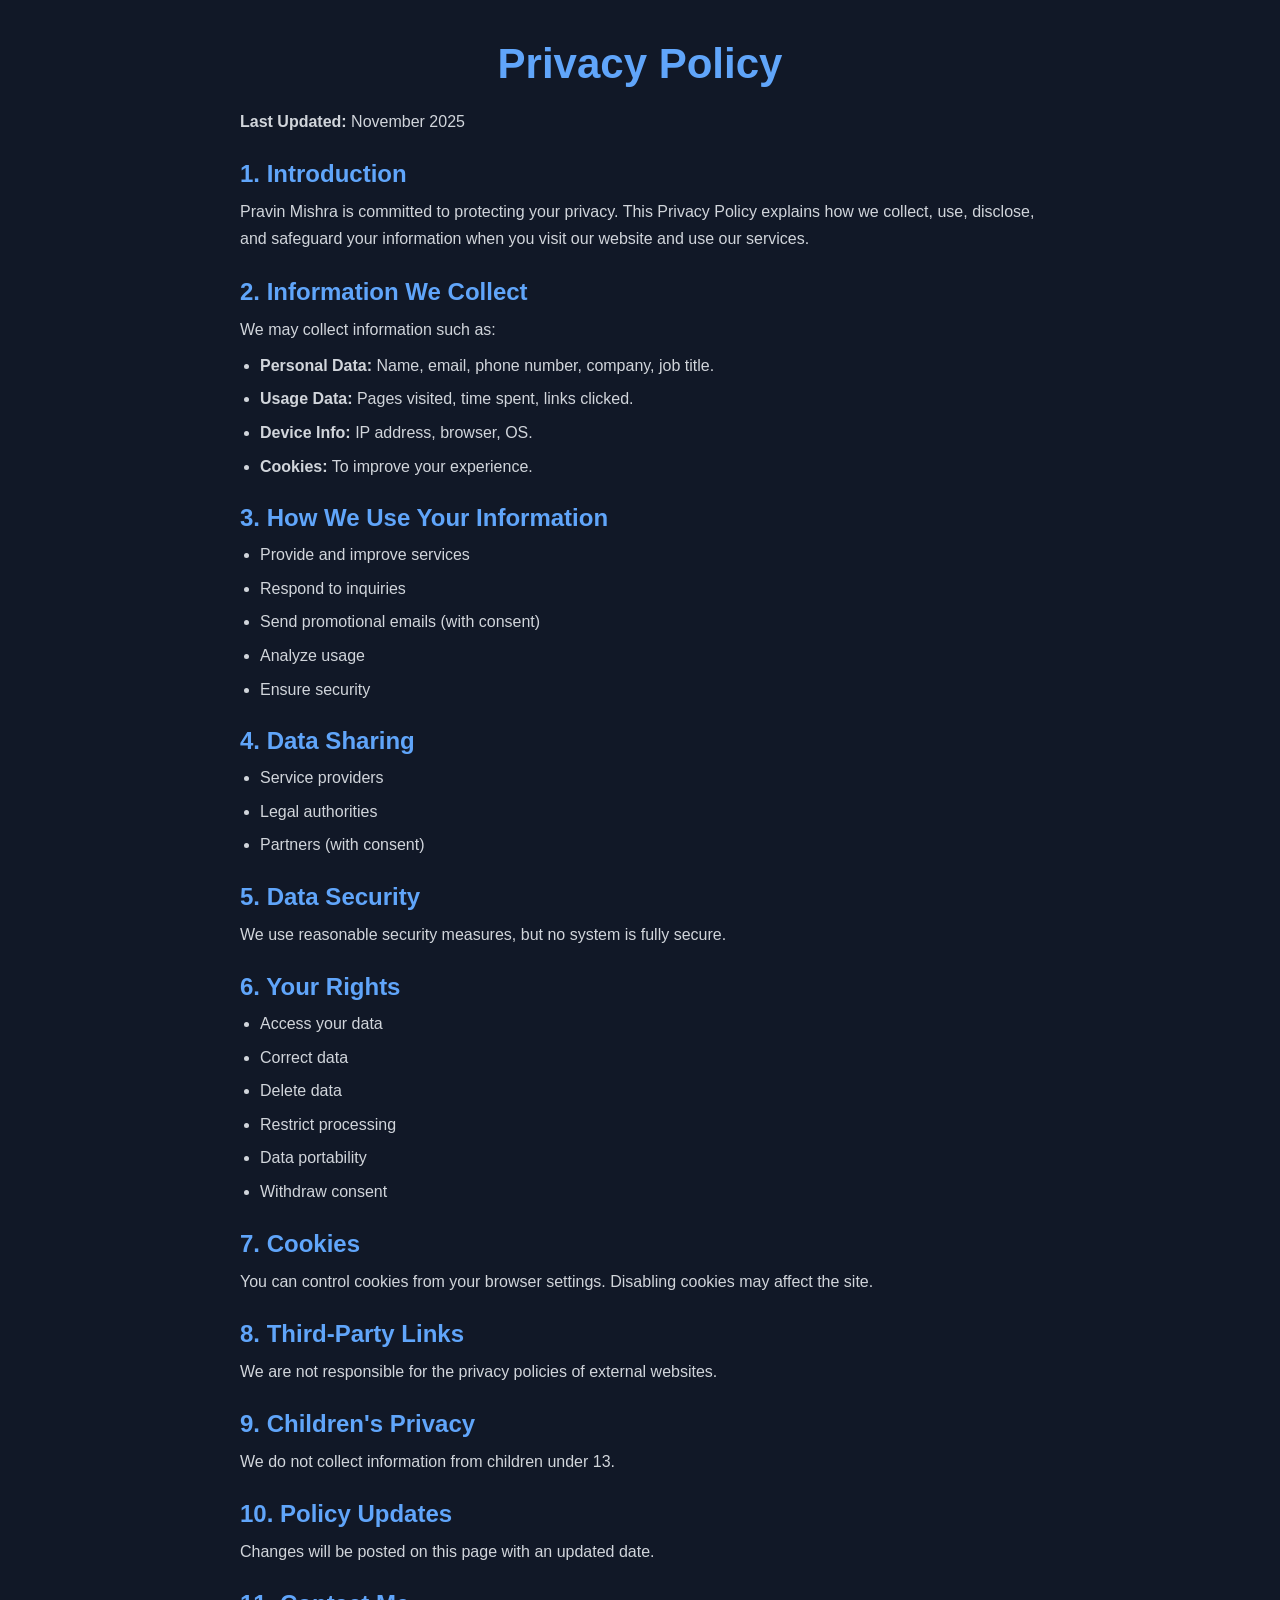
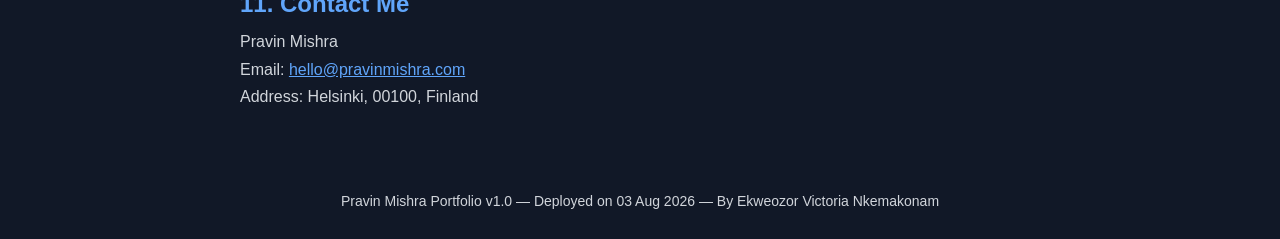
<file: privacy.html>
<!DOCTYPE html>
<html lang="en">
<head>
  <meta charset="UTF-8" />
  <meta name="viewport" content="width=device-width, initial-scale=1.0" />
  <title>Privacy Policy - Pravin Mishra</title>

  <style>
    * {
      margin: 0;
      padding: 0;
      box-sizing: border-box;
      font-family: Arial, Helvetica, sans-serif;
    }

    body {
      background: #111827;
      color: #f3f4f6;
    }

    .container {
      min-height: 100vh;
      padding: 40px 20px;
    }

    .content {
      max-width: 800px;
      margin: auto;
      animation: fadeUp 1s ease;
    }

    h1 {
      text-align: center;
      font-size: 42px;
      color: #60a5fa;
      margin-bottom: 20px;
    }

    h2 {
      font-size: 24px;
      color: #60a5fa;
      margin-bottom: 10px;
    }

    p {
      color: #d1d5db;
      line-height: 1.7;
      margin-bottom: 10px;
    }

    section {
      margin-bottom: 25px;
    }

    ul {
      margin-left: 20px;
      color: #d1d5db;
    }

    li {
      margin-bottom: 8px;
      line-height: 1.6;
    }

    a {
      color: #60a5fa;
      text-decoration: underline;
    }

    a:hover {
      color: #93c5fd;
    }

    .updated {
      margin-bottom: 25px;
    }

    @keyframes fadeUp {
      from {
        opacity: 0;
        transform: translateY(25px);
      }
      to {
        opacity: 1;
        transform: translateY(0);
      }
    }

    @media (max-width: 600px) {
      h1 {
        font-size: 32px;
      }
    }
  </style>
</head>

<body>
  <div class="container">
    <div class="content">

      <h1>Privacy Policy</h1>

      <p class="updated"><strong>Last Updated:</strong> November 2025</p>

      <section>
        <h2>1. Introduction</h2>
        <p>
          Pravin Mishra is committed to protecting your privacy. This Privacy Policy explains how we collect, use, disclose, and safeguard your information when you visit our website and use our services.
        </p>
      </section>

      <section>
        <h2>2. Information We Collect</h2>
        <p>We may collect information such as:</p>
        <ul>
          <li><strong>Personal Data:</strong> Name, email, phone number, company, job title.</li>
          <li><strong>Usage Data:</strong> Pages visited, time spent, links clicked.</li>
          <li><strong>Device Info:</strong> IP address, browser, OS.</li>
          <li><strong>Cookies:</strong> To improve your experience.</li>
        </ul>
      </section>

      <section>
        <h2>3. How We Use Your Information</h2>
        <ul>
          <li>Provide and improve services</li>
          <li>Respond to inquiries</li>
          <li>Send promotional emails (with consent)</li>
          <li>Analyze usage</li>
          <li>Ensure security</li>
        </ul>
      </section>

      <section>
        <h2>4. Data Sharing</h2>
        <ul>
          <li>Service providers</li>
          <li>Legal authorities</li>
          <li>Partners (with consent)</li>
        </ul>
      </section>

      <section>
        <h2>5. Data Security</h2>
        <p>
          We use reasonable security measures, but no system is fully secure.
        </p>
      </section>

      <section>
        <h2>6. Your Rights</h2>
        <ul>
          <li>Access your data</li>
          <li>Correct data</li>
          <li>Delete data</li>
          <li>Restrict processing</li>
          <li>Data portability</li>
          <li>Withdraw consent</li>
        </ul>
      </section>

      <section>
        <h2>7. Cookies</h2>
        <p>
          You can control cookies from your browser settings. Disabling cookies may affect the site.
        </p>
      </section>

      <section>
        <h2>8. Third-Party Links</h2>
        <p>
          We are not responsible for the privacy policies of external websites.
        </p>
      </section>

      <section>
        <h2>9. Children's Privacy</h2>
        <p>
          We do not collect information from children under 13.
        </p>
      </section>

      <section>
        <h2>10. Policy Updates</h2>
        <p>
          Changes will be posted on this page with an updated date.
        </p>
      </section>

      <section>
        <h2>11. Contact Me</h2>
        <p>
          Pravin Mishra<br />
          Email: <a href="mailto:hello@pravinmishra.com">hello@pravinmishra.com</a><br />
          Address: Helsinki, 00100, Finland
        </p>
      </section>

    </div>
  </div>
  <footer style="text-align:center; padding:15px; font-size:14px; color:#555;">
    <p>Pravin Mishra Portfolio v1.0 — Deployed on 03 Aug 2026 — By Ekweozor Victoria Nkemakonam</p>
  </footer>
</body>
</html>
</file>
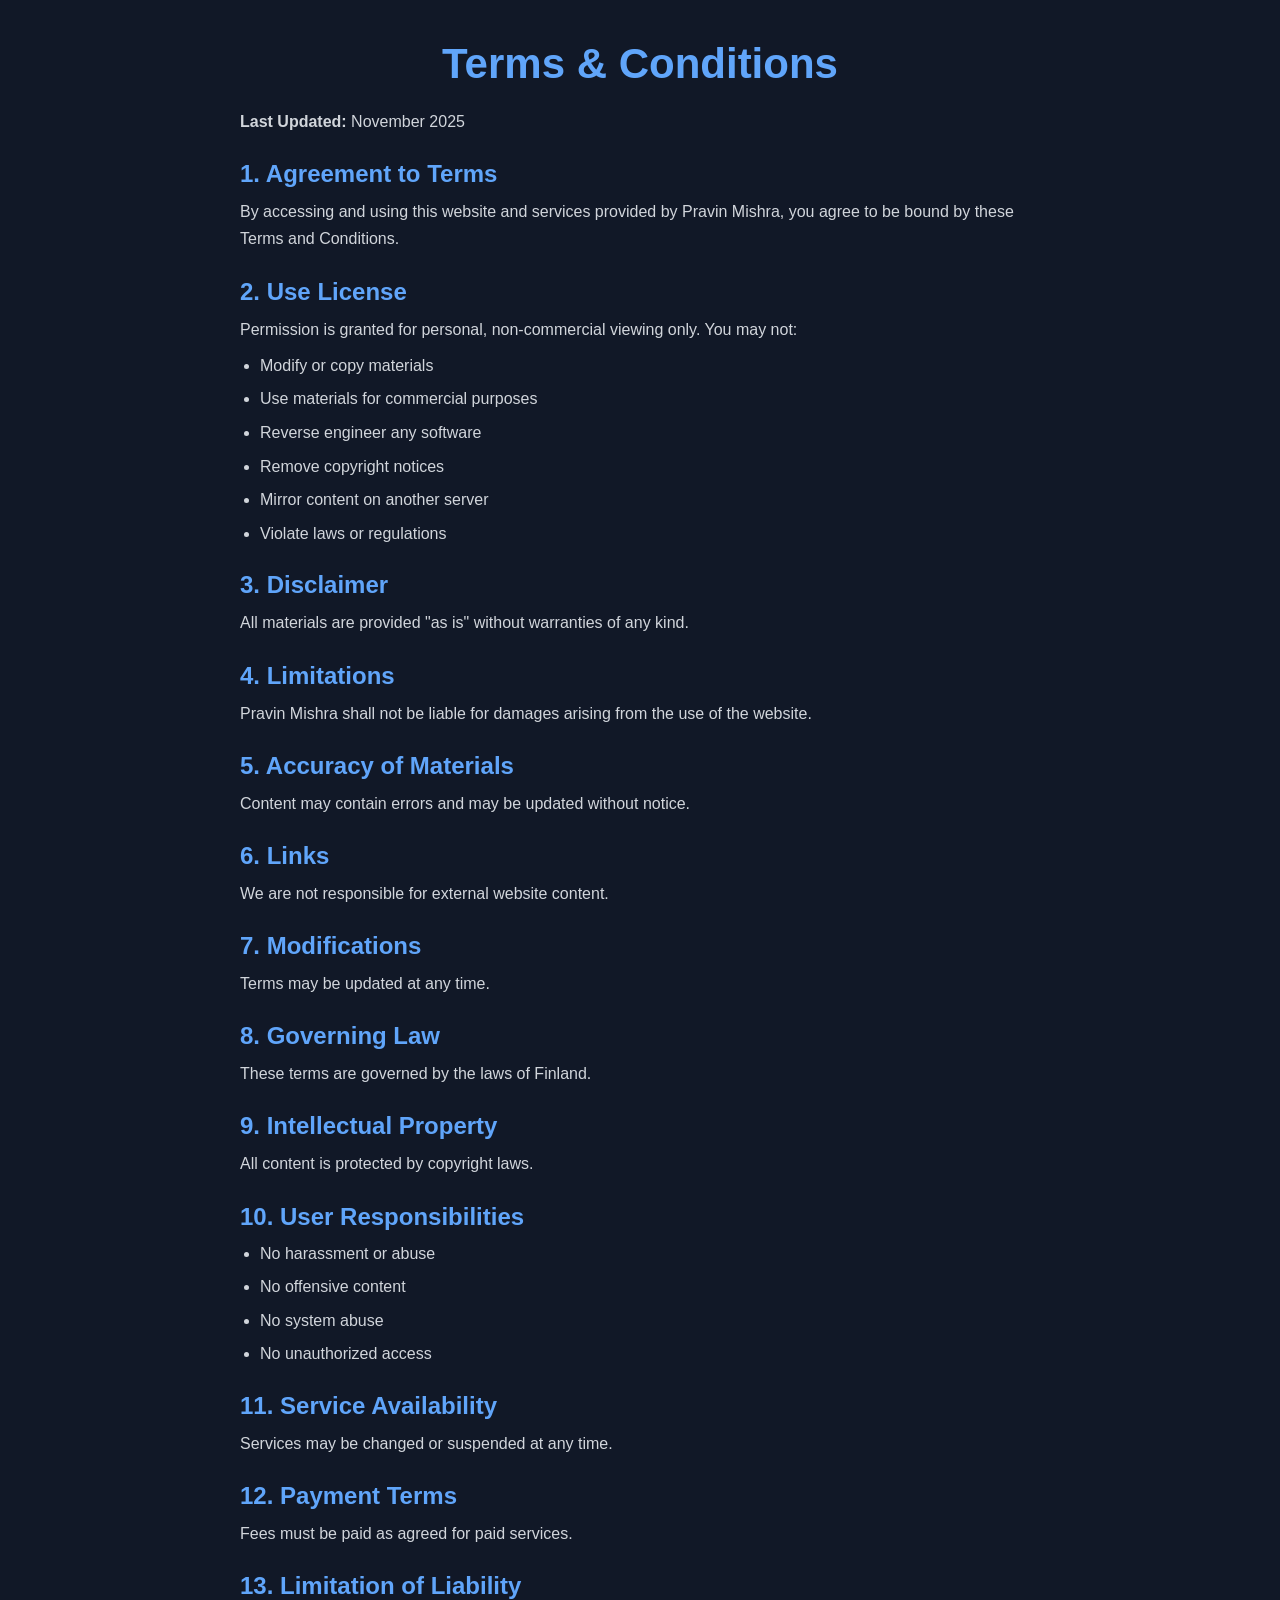
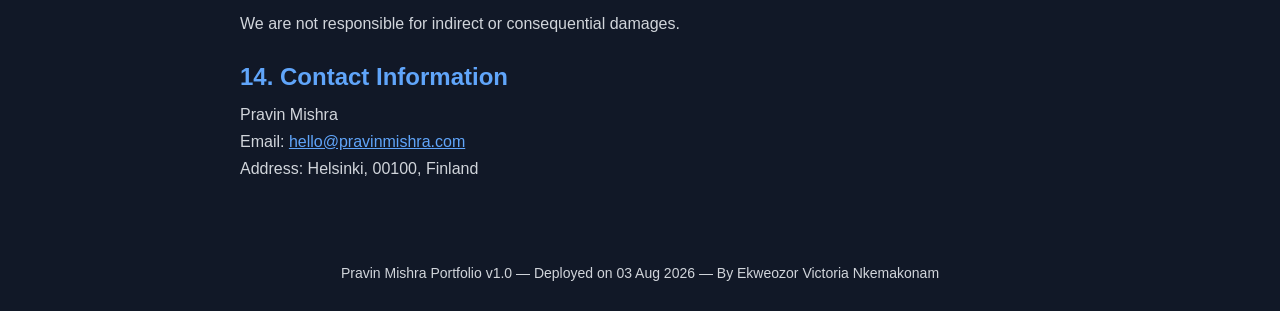
<file: terms.html>
<!DOCTYPE html>
<html lang="en">
<head>
  <meta charset="UTF-8" />
  <meta name="viewport" content="width=device-width, initial-scale=1.0" />
  <title>Terms & Conditions - Pravin Mishra</title>

  <style>
    * {
      margin: 0;
      padding: 0;
      box-sizing: border-box;
      font-family: Arial, Helvetica, sans-serif;
    }

    body {
      background: #111827;
      color: #f3f4f6;
    }

    .container {
      min-height: 100vh;
      padding: 40px 20px;
    }

    .content {
      max-width: 800px;
      margin: auto;
      animation: fadeUp 1s ease;
    }

    h1 {
      text-align: center;
      font-size: 42px;
      color: #60a5fa;
      margin-bottom: 20px;
    }

    h2 {
      font-size: 24px;
      color: #60a5fa;
      margin-bottom: 10px;
    }

    p {
      color: #d1d5db;
      line-height: 1.7;
      margin-bottom: 10px;
    }

    section {
      margin-bottom: 25px;
    }

    ul {
      margin-left: 20px;
      color: #d1d5db;
    }

    li {
      margin-bottom: 8px;
      line-height: 1.6;
    }

    a {
      color: #60a5fa;
      text-decoration: underline;
    }

    a:hover {
      color: #93c5fd;
    }

    .updated {
      margin-bottom: 25px;
    }

    @keyframes fadeUp {
      from {
        opacity: 0;
        transform: translateY(25px);
      }
      to {
        opacity: 1;
        transform: translateY(0);
      }
    }

    @media (max-width: 600px) {
      h1 {
        font-size: 32px;
      }
    }
  </style>
</head>

<body>
  <div class="container">
    <div class="content">

      <h1>Terms & Conditions</h1>

      <p class="updated"><strong>Last Updated:</strong> November 2025</p>

      <section>
        <h2>1. Agreement to Terms</h2>
        <p>
          By accessing and using this website and services provided by Pravin Mishra, you agree to be bound by these Terms and Conditions.
        </p>
      </section>

      <section>
        <h2>2. Use License</h2>
        <p>Permission is granted for personal, non-commercial viewing only. You may not:</p>
        <ul>
          <li>Modify or copy materials</li>
          <li>Use materials for commercial purposes</li>
          <li>Reverse engineer any software</li>
          <li>Remove copyright notices</li>
          <li>Mirror content on another server</li>
          <li>Violate laws or regulations</li>
        </ul>
      </section>

      <section>
        <h2>3. Disclaimer</h2>
        <p>
          All materials are provided "as is" without warranties of any kind.
        </p>
      </section>

      <section>
        <h2>4. Limitations</h2>
        <p>
          Pravin Mishra shall not be liable for damages arising from the use of the website.
        </p>
      </section>

      <section>
        <h2>5. Accuracy of Materials</h2>
        <p>
          Content may contain errors and may be updated without notice.
        </p>
      </section>

      <section>
        <h2>6. Links</h2>
        <p>
          We are not responsible for external website content.
        </p>
      </section>

      <section>
        <h2>7. Modifications</h2>
        <p>
          Terms may be updated at any time.
        </p>
      </section>

      <section>
        <h2>8. Governing Law</h2>
        <p>
          These terms are governed by the laws of Finland.
        </p>
      </section>

      <section>
        <h2>9. Intellectual Property</h2>
        <p>
          All content is protected by copyright laws.
        </p>
      </section>

      <section>
        <h2>10. User Responsibilities</h2>
        <ul>
          <li>No harassment or abuse</li>
          <li>No offensive content</li>
          <li>No system abuse</li>
          <li>No unauthorized access</li>
        </ul>
      </section>

      <section>
        <h2>11. Service Availability</h2>
        <p>
          Services may be changed or suspended at any time.
        </p>
      </section>

      <section>
        <h2>12. Payment Terms</h2>
        <p>
          Fees must be paid as agreed for paid services.
        </p>
      </section>

      <section>
        <h2>13. Limitation of Liability</h2>
        <p>
          We are not responsible for indirect or consequential damages.
        </p>
      </section>

      <section>
        <h2>14. Contact Information</h2>
        <p>
          Pravin Mishra<br />
          Email: <a href="mailto:hello@pravinmishra.com">hello@pravinmishra.com</a><br />
          Address: Helsinki, 00100, Finland
        </p>
      </section>

    </div>
  </div>
  <footer style="text-align:center; padding:15px; font-size:14px; color:#555;">
    <p>Pravin Mishra Portfolio v1.0 — Deployed on 03 Aug 2026 — By Ekweozor Victoria Nkemakonam</p>
  </footer>
</body>
</html>
</file>
